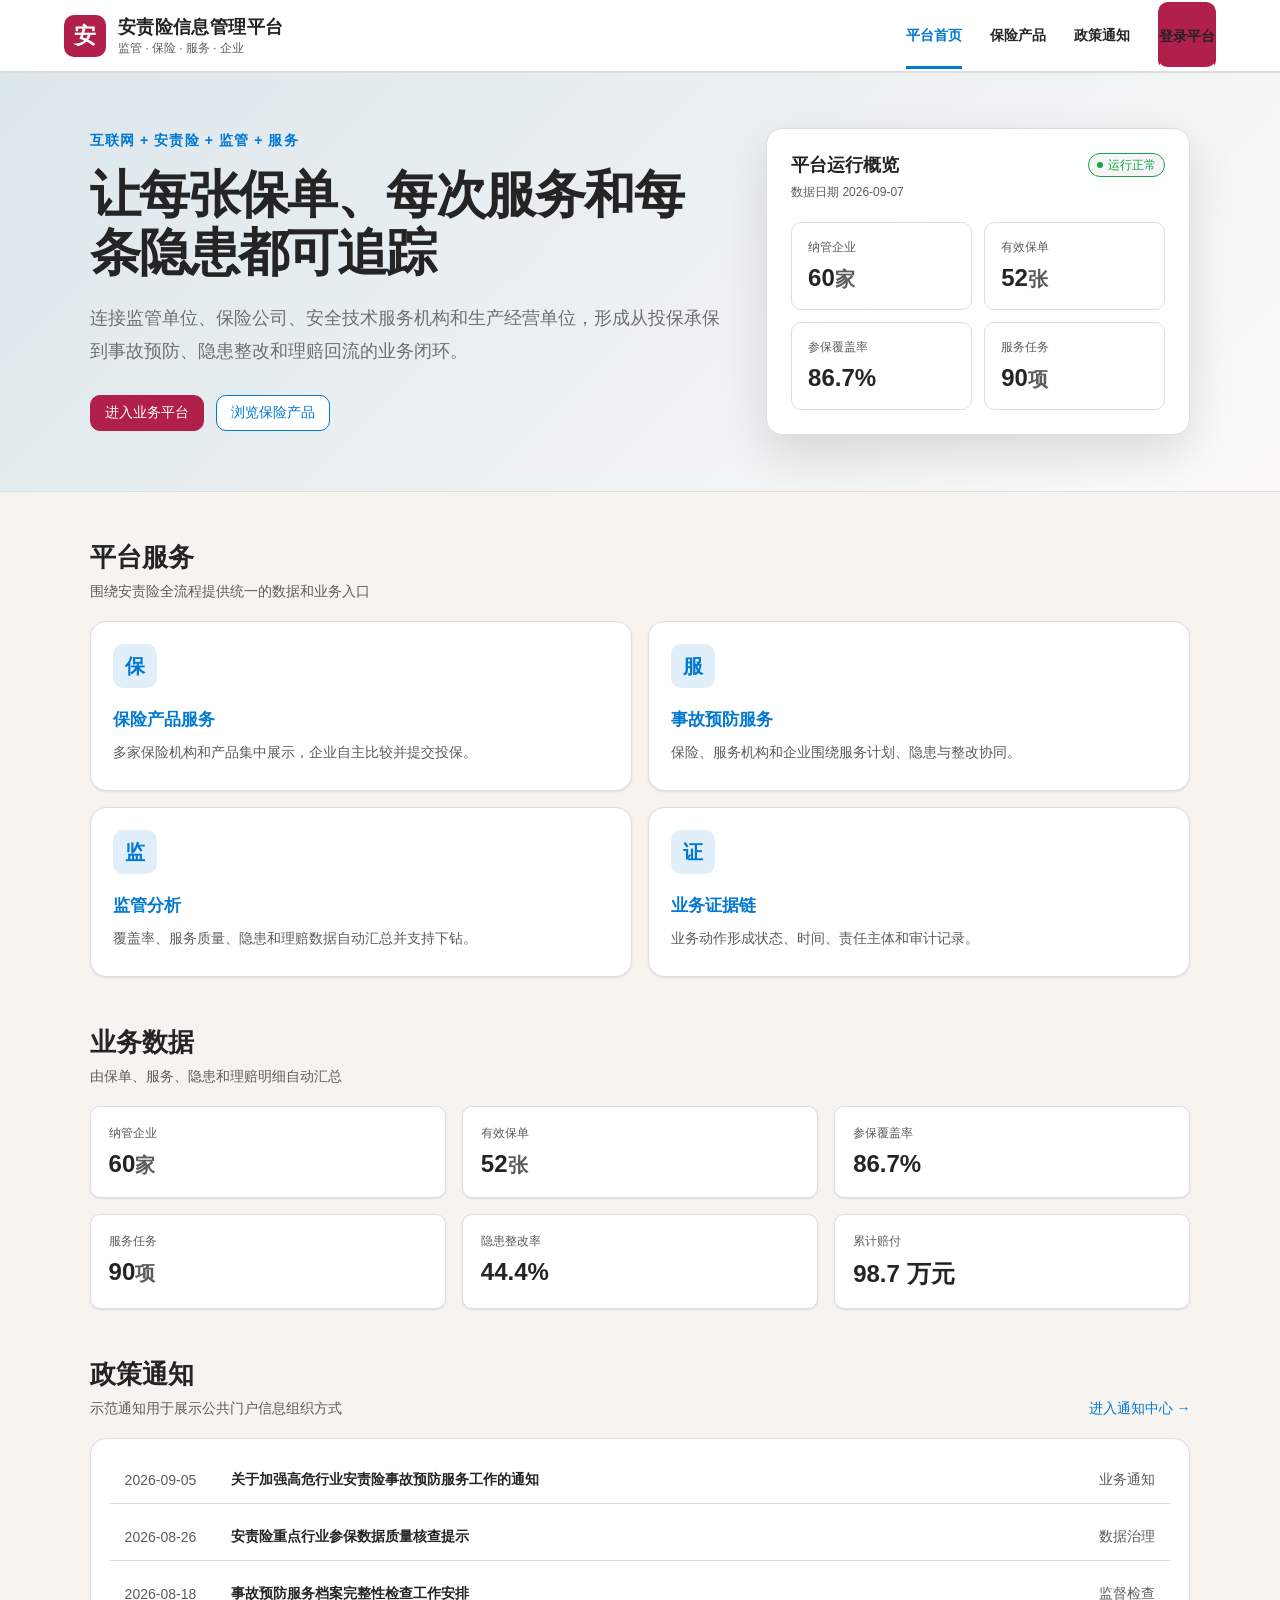
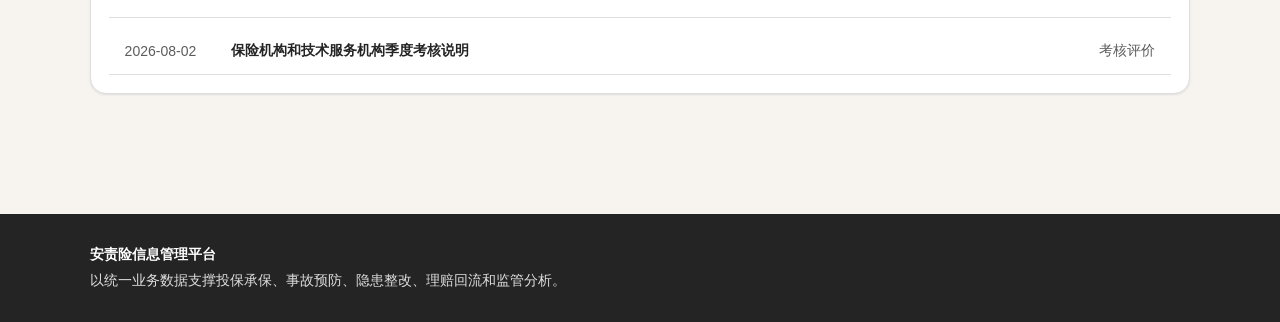
<file: demo/index.html>
<!doctype html>
<html lang="zh-CN">
<head>
  <meta charset="UTF-8" />
  <meta name="viewport" content="width=device-width, initial-scale=1.0" />
  <script>
    (() => {
      const param = new URLSearchParams(window.location.search).get("scoutTheme");
      const theme =
        param || (window.matchMedia("(prefers-color-scheme: dark)").matches ? "dark" : "light");
      document.documentElement.setAttribute("data-theme", theme);
    })();
  </script>
  <style>
    :root {
      color-scheme: light;
      --cp-bg: #f7f4ef;
      --cp-bg-elevated: #fcfbf8;
      --cp-surface: #ffffff;
      --cp-surface-soft: #f5f5f5;
      --cp-border: #dedede;
      --cp-border-strong: #919191;
      --cp-text: #242424;
      --cp-text-muted: #5c5c5c;
      --cp-text-soft: #6f6f6f;
      --cp-accent: #b11f4b;
      --cp-accent-hover: #9a1a41;
      --cp-accent-soft: rgba(177, 31, 75, 0.08);
      --cp-accent-fg: #ffffff;
      --cp-success: #16a34a;
      --cp-danger: #dc2626;
      --cp-warning: #f59e0b;
      --cp-link: #0078d4;
      --cp-shadow: 0 18px 48px rgba(0, 0, 0, 0.12);
      --cp-overlay: rgba(255, 255, 255, 0.8);
      --cp-panel: rgba(255, 255, 255, 0.86);
      --cp-panel-strong: rgba(255, 255, 255, 0.96);
      --cp-sheen: rgba(255, 255, 255, 0.55);
      --cp-highlight: rgba(177, 31, 75, 0.12);
    }
    html[data-theme="dark"] {
      color-scheme: dark;
      --cp-bg: #3d3b3a;
      --cp-bg-elevated: #343231;
      --cp-surface: #292929;
      --cp-surface-soft: #2e2e2e;
      --cp-border: #474747;
      --cp-border-strong: #5f5f5f;
      --cp-text: #dedede;
      --cp-text-muted: #919191;
      --cp-text-soft: #b0b0b0;
      --cp-accent: #fd8ea1;
      --cp-accent-hover: #fb7b91;
      --cp-accent-soft: rgba(253, 142, 161, 0.14);
      --cp-accent-fg: #1a1a1a;
      --cp-success: #4ade80;
      --cp-danger: #f87171;
      --cp-warning: #fbbf24;
      --cp-link: #4da6ff;
      --cp-shadow: 0 18px 48px rgba(0, 0, 0, 0.32);
      --cp-overlay: rgba(41, 41, 41, 0.88);
      --cp-panel: rgba(41, 41, 41, 0.72);
      --cp-panel-strong: rgba(41, 41, 41, 0.96);
      --cp-sheen: rgba(255, 255, 255, 0.04);
      --cp-highlight: rgba(253, 142, 161, 0.12);
    }
  </style>
  <title>安责险信息管理平台</title>
  <link rel="stylesheet" href="./styles.css" />
  <script defer src="./data.js"></script>
  <script defer src="./reports.js"></script>
  <script defer src="./workflows.js"></script>
  <script defer src="./app.js"></script>
</head>
<body>
  <div id="app" aria-live="polite"></div>
  <div id="drawerRoot"></div>
  <div id="modalRoot"></div>
  <div id="toastRoot" class="toast-root" aria-live="assertive"></div>
</body>
</html>
</file>
<file: demo/styles.css>
* {
  box-sizing: border-box;
}

html {
  min-width: 1180px;
  background: var(--cp-bg);
}

body {
  margin: 0;
  background: var(--cp-bg);
  color: var(--cp-text);
  font-family: "Segoe UI", Aptos, Calibri, -apple-system, BlinkMacSystemFont, sans-serif;
  font-size: 14px;
}

button,
input,
select,
textarea {
  font: inherit;
}

button,
a {
  -webkit-tap-highlight-color: var(--cp-accent-soft);
}

button:focus-visible,
a:focus-visible,
input:focus-visible,
select:focus-visible,
textarea:focus-visible {
  outline: 2px solid var(--cp-link);
  outline-offset: 2px;
}

a {
  color: var(--cp-link);
  text-decoration: none;
}

h1,
h2,
h3,
h4,
p {
  margin: 0;
}

small {
  color: var(--cp-text-muted);
}

.sr-only {
  position: absolute;
  width: 1px;
  height: 1px;
  padding: 0;
  margin: -1px;
  overflow: hidden;
  clip: rect(0, 0, 0, 0);
  white-space: nowrap;
  border: 0;
}

.app-loading {
  min-height: 100vh;
  display: grid;
  place-items: center;
  color: var(--cp-text-muted);
}

.btn {
  display: inline-flex;
  align-items: center;
  justify-content: center;
  gap: 8px;
  min-height: 36px;
  padding: 7px 14px;
  border: 1px solid var(--cp-border);
  border-radius: 0.625rem;
  background: var(--cp-surface);
  color: var(--cp-text);
  cursor: pointer;
  transition: background 120ms ease, border-color 120ms ease, transform 120ms ease;
}

.btn:hover {
  border-color: var(--cp-border-strong);
  background: var(--cp-surface-soft);
}

.btn:active {
  transform: translateY(1px);
}

.btn:disabled {
  cursor: not-allowed;
  opacity: 0.48;
}

.btn-primary {
  border-color: var(--cp-accent);
  background: var(--cp-accent);
  color: var(--cp-accent-fg);
}

.btn-primary:hover {
  border-color: var(--cp-accent-hover);
  background: var(--cp-accent-hover);
}

.btn-link {
  border-color: var(--cp-link);
  color: var(--cp-link);
}

.btn-danger {
  border-color: var(--cp-danger);
  color: var(--cp-danger);
}

.btn-ghost {
  border-color: var(--cp-border);
  background: var(--cp-surface-soft);
}

.btn-quiet {
  min-height: 32px;
  padding: 5px 10px;
  border-color: var(--cp-border);
  background: var(--cp-surface);
}

.btn-icon {
  width: 36px;
  padding: 0;
}

.btn-row {
  display: flex;
  align-items: center;
  flex-wrap: wrap;
  gap: 8px;
}

.public-shell {
  min-height: 100vh;
  background: var(--cp-bg);
}

.public-header {
  position: sticky;
  top: 0;
  z-index: 20;
  display: flex;
  align-items: center;
  justify-content: space-between;
  min-height: 72px;
  padding: 0 5vw;
  border-bottom: 1px solid var(--cp-border);
  background: var(--cp-panel-strong);
  box-shadow: 0 1px 0 var(--cp-border);
}

.brand {
  display: flex;
  align-items: center;
  gap: 12px;
  color: var(--cp-text);
}

.brand-mark {
  width: 42px;
  height: 42px;
  display: grid;
  place-items: center;
  border-radius: 0.625rem;
  background: var(--cp-accent);
  color: var(--cp-accent-fg);
  font-size: 22px;
  font-weight: 700;
}

.brand-copy strong {
  display: block;
  font-size: 18px;
  letter-spacing: 0.02em;
}

.brand-copy span {
  color: var(--cp-text-muted);
  font-size: 12px;
}

.public-nav {
  display: flex;
  align-items: center;
  gap: 28px;
}

.public-nav a {
  padding: 25px 0 21px;
  border-bottom: 3px solid var(--cp-surface);
  color: var(--cp-text);
  font-weight: 600;
}

.public-nav a:hover,
.public-nav a.active {
  border-bottom-color: var(--cp-link);
  color: var(--cp-link);
}

.public-main {
  padding-bottom: 64px;
}

.hero {
  min-height: 420px;
  display: grid;
  grid-template-columns: minmax(0, 1.2fr) minmax(420px, 0.8fr);
  gap: 40px;
  align-items: center;
  padding: 54px 7vw;
  border-bottom: 1px solid var(--cp-border);
  background:
    linear-gradient(135deg, color-mix(in srgb, var(--cp-link) 11%, var(--cp-bg)), var(--cp-bg-elevated));
}

.hero-copy {
  max-width: 760px;
}

.eyebrow {
  display: inline-flex;
  align-items: center;
  gap: 8px;
  margin-bottom: 16px;
  color: var(--cp-link);
  font-weight: 700;
  letter-spacing: 0.08em;
}

.hero h1 {
  max-width: 720px;
  font-size: clamp(36px, 4vw, 58px);
  line-height: 1.14;
  letter-spacing: -0.03em;
}

.hero p {
  max-width: 720px;
  margin-top: 20px;
  color: var(--cp-text-soft);
  font-size: 18px;
  line-height: 1.8;
}

.hero-actions {
  display: flex;
  gap: 12px;
  margin-top: 28px;
}

.hero-panel {
  padding: 24px;
  border: 1px solid var(--cp-border);
  border-radius: 16px;
  background: var(--cp-panel-strong);
  box-shadow: var(--cp-shadow);
}

.hero-panel h2 {
  font-size: 18px;
}

.hero-metrics {
  display: grid;
  grid-template-columns: repeat(2, minmax(0, 1fr));
  gap: 12px;
  margin-top: 18px;
}

.hero-metric {
  padding: 16px;
  border: 1px solid var(--cp-border);
  border-radius: 0.625rem;
  background: var(--cp-surface);
}

.hero-metric span {
  display: block;
  margin-bottom: 8px;
  color: var(--cp-text-muted);
  font-size: 12px;
}

.hero-metric strong {
  font-size: 24px;
}

.section {
  padding: 48px 7vw 0;
}

.section-heading {
  display: flex;
  align-items: end;
  justify-content: space-between;
  gap: 24px;
  margin-bottom: 20px;
}

.section-heading h2 {
  font-size: 26px;
}

.section-heading p {
  margin-top: 8px;
  color: var(--cp-text-muted);
}

.feature-grid,
.public-stat-grid,
.product-grid,
.account-grid {
  display: grid;
  gap: 16px;
}

.feature-grid {
  grid-template-columns: repeat(4, minmax(0, 1fr));
}

.public-stat-grid {
  grid-template-columns: repeat(6, minmax(0, 1fr));
}

.product-grid {
  grid-template-columns: repeat(3, minmax(0, 1fr));
}

.product-grid > .empty-state {
  grid-column: 1 / -1;
}

.feature-card,
.public-stat,
.product-card,
.account-card,
.card,
.report-card,
.kpi-card,
.panel {
  border: 1px solid var(--cp-border);
  background: var(--cp-surface);
  box-shadow: 0 1px 2px var(--cp-border);
}

.feature-card,
.product-card,
.account-card,
.card,
.report-card,
.panel {
  border-radius: 16px;
}

.feature-card {
  min-height: 170px;
  padding: 22px;
}

.feature-icon {
  width: 44px;
  height: 44px;
  display: grid;
  place-items: center;
  margin-bottom: 20px;
  border-radius: 0.625rem;
  background: color-mix(in srgb, var(--cp-link) 12%, var(--cp-surface));
  color: var(--cp-link);
  font-size: 20px;
  font-weight: 700;
}

.feature-card h3 {
  font-size: 17px;
}

.feature-card p {
  margin-top: 10px;
  color: var(--cp-text-muted);
  line-height: 1.65;
}

.public-stat {
  padding: 18px;
  border-radius: 0.625rem;
}

.public-stat span {
  display: block;
  color: var(--cp-text-muted);
  font-size: 12px;
}

.public-stat strong {
  display: block;
  margin-top: 8px;
  font-size: 24px;
}

.notice-list {
  display: grid;
  gap: 10px;
}

.notice-item {
  display: grid;
  grid-template-columns: 90px 1fr auto;
  gap: 16px;
  align-items: center;
  padding: 14px 16px;
  border-bottom: 1px solid var(--cp-border);
  background: var(--cp-surface);
}

.notice-item time,
.notice-item span {
  color: var(--cp-text-muted);
}

.public-footer {
  margin-top: 56px;
  padding: 32px 7vw;
  background: var(--cp-text);
  color: var(--cp-surface);
}

.public-footer p {
  margin-top: 8px;
  color: var(--cp-border);
}

.login-page {
  min-height: 100vh;
  display: grid;
  grid-template-columns: minmax(420px, 0.9fr) minmax(620px, 1.1fr);
  background: var(--cp-bg);
}

.login-intro {
  display: flex;
  flex-direction: column;
  justify-content: center;
  padding: 64px 7vw;
  background:
    linear-gradient(150deg, color-mix(in srgb, var(--cp-link) 16%, var(--cp-bg-elevated)), var(--cp-bg-elevated));
  border-right: 1px solid var(--cp-border);
}

.login-intro h1 {
  margin-top: 20px;
  font-size: 42px;
  line-height: 1.2;
}

.login-intro p {
  margin-top: 18px;
  color: var(--cp-text-soft);
  font-size: 16px;
  line-height: 1.8;
}

.login-points {
  display: grid;
  gap: 12px;
  margin-top: 30px;
}

.login-point {
  display: flex;
  gap: 12px;
  align-items: flex-start;
}

.login-point i {
  width: 24px;
  height: 24px;
  display: grid;
  place-items: center;
  border-radius: 50%;
  background: var(--cp-success);
  color: var(--cp-accent-fg);
  font-style: normal;
}

.login-panel {
  display: flex;
  flex-direction: column;
  justify-content: center;
  padding: 56px 7vw;
}

.login-panel-head {
  margin-bottom: 22px;
}

.login-panel-head h2 {
  font-size: 28px;
}

.login-panel-head p {
  margin-top: 8px;
  color: var(--cp-text-muted);
}

.account-grid {
  grid-template-columns: repeat(2, minmax(0, 1fr));
}

.account-card {
  position: relative;
  padding: 18px;
  text-align: left;
  cursor: pointer;
}

.account-card:hover,
.account-card.selected {
  border-color: var(--cp-link);
  background: color-mix(in srgb, var(--cp-link) 7%, var(--cp-surface));
}

.account-card.selected::after {
  content: "已选择";
  position: absolute;
  top: 12px;
  right: 12px;
  color: var(--cp-link);
  font-size: 12px;
  font-weight: 700;
}

.account-role {
  display: inline-flex;
  margin-bottom: 18px;
  padding: 4px 8px;
  border-radius: 0.625rem;
  background: var(--cp-surface-soft);
  color: var(--cp-text-muted);
  font-size: 12px;
}

.account-card strong {
  display: block;
  margin-bottom: 6px;
  font-size: 17px;
}

.account-card p {
  color: var(--cp-text-muted);
  line-height: 1.5;
}

.login-actions {
  display: flex;
  justify-content: space-between;
  align-items: center;
  gap: 16px;
  margin-top: 22px;
}

.login-hint {
  color: var(--cp-text-muted);
  font-size: 12px;
}

.workbench {
  min-height: 100vh;
  display: grid;
  grid-template-columns: 236px minmax(0, 1fr);
  background: var(--cp-bg);
}

.sidebar {
  position: fixed;
  inset: 0 auto 0 0;
  z-index: 30;
  width: 236px;
  display: flex;
  flex-direction: column;
  background: var(--cp-text);
  color: var(--cp-surface);
}

.sidebar-brand {
  min-height: 72px;
  display: flex;
  align-items: center;
  gap: 10px;
  padding: 0 18px;
  border-bottom: 1px solid var(--cp-border-strong);
}

.sidebar-brand .brand-mark {
  width: 34px;
  height: 34px;
  font-size: 17px;
}

.sidebar-brand strong {
  display: block;
  font-size: 15px;
}

.sidebar-brand span {
  color: var(--cp-border);
  font-size: 11px;
}

.sidebar-role {
  padding: 18px 18px 10px;
  color: var(--cp-border);
  font-size: 12px;
  letter-spacing: 0.08em;
}

.side-nav {
  flex: 1;
  padding: 0 10px 16px;
  overflow-y: auto;
}

.side-nav a {
  display: flex;
  align-items: center;
  gap: 10px;
  min-height: 42px;
  margin: 3px 0;
  padding: 9px 12px;
  border-radius: 0.625rem;
  color: var(--cp-border);
}

.side-nav a:hover {
  background: var(--cp-border-strong);
  color: var(--cp-surface);
}

.side-nav a.active {
  background: var(--cp-link);
  color: var(--cp-surface);
  font-weight: 700;
}

.nav-icon {
  width: 22px;
  text-align: center;
  font-style: normal;
}

.sidebar-footer {
  padding: 14px;
  border-top: 1px solid var(--cp-border-strong);
}

.business-date {
  color: var(--cp-border);
  font-size: 11px;
  line-height: 1.6;
}

.workspace {
  grid-column: 2;
  min-width: 0;
}

.workspace-header {
  position: sticky;
  top: 0;
  z-index: 25;
  min-height: 72px;
  display: flex;
  align-items: center;
  justify-content: space-between;
  padding: 0 24px;
  border-bottom: 1px solid var(--cp-border);
  background: var(--cp-panel-strong);
  box-shadow: 0 1px 0 var(--cp-border);
}

.workspace-title {
  min-width: 0;
}

.breadcrumb {
  color: var(--cp-text-muted);
  font-size: 12px;
}

.workspace-title h1 {
  margin-top: 5px;
  overflow: hidden;
  font-size: 21px;
  text-overflow: ellipsis;
  white-space: nowrap;
}

.header-actions {
  display: flex;
  align-items: center;
  gap: 10px;
}

.notification-button {
  position: relative;
}

.notification-count {
  position: absolute;
  top: -6px;
  right: -6px;
  min-width: 18px;
  height: 18px;
  display: grid;
  place-items: center;
  padding: 0 4px;
  border-radius: 999px;
  background: var(--cp-danger);
  color: var(--cp-accent-fg);
  font-size: 10px;
}

.user-menu {
  position: relative;
}

.user-trigger {
  display: flex;
  align-items: center;
  gap: 10px;
  padding: 6px 10px;
  border: 1px solid var(--cp-border);
  border-radius: 0.625rem;
  background: var(--cp-surface);
  color: var(--cp-text);
  cursor: pointer;
}

.avatar {
  width: 32px;
  height: 32px;
  display: grid;
  place-items: center;
  border-radius: 50%;
  background: color-mix(in srgb, var(--cp-link) 14%, var(--cp-surface));
  color: var(--cp-link);
  font-weight: 700;
}

.user-copy strong,
.user-copy span {
  display: block;
  text-align: left;
}

.user-copy span {
  margin-top: 2px;
  color: var(--cp-text-muted);
  font-size: 11px;
}

.dropdown {
  position: absolute;
  top: calc(100% + 8px);
  right: 0;
  z-index: 50;
  width: 210px;
  padding: 8px;
  border: 1px solid var(--cp-border);
  border-radius: 0.625rem;
  background: var(--cp-surface);
  box-shadow: var(--cp-shadow);
}

.dropdown button,
.dropdown a {
  width: 100%;
  display: flex;
  padding: 9px 10px;
  border: 0;
  border-radius: 0.625rem;
  background: var(--cp-surface);
  color: var(--cp-text);
  text-align: left;
  cursor: pointer;
}

.dropdown button:hover,
.dropdown a:hover {
  background: var(--cp-surface-soft);
}

.page {
  padding: 22px 24px 48px;
}

.page-heading {
  display: flex;
  align-items: flex-start;
  justify-content: space-between;
  gap: 24px;
  margin-bottom: 18px;
}

.page-heading h2 {
  font-size: 24px;
}

.page-heading p {
  margin-top: 7px;
  color: var(--cp-text-muted);
  line-height: 1.6;
}

.page-actions {
  display: flex;
  align-items: center;
  gap: 8px;
}

.filter-bar {
  display: flex;
  align-items: end;
  flex-wrap: wrap;
  gap: 10px;
  margin-bottom: 16px;
  padding: 14px;
  border: 1px solid var(--cp-border);
  border-radius: 16px;
  background: var(--cp-surface);
}

.field {
  display: grid;
  gap: 6px;
  min-width: 148px;
}

.field label {
  color: var(--cp-text-muted);
  font-size: 12px;
  font-weight: 600;
}

input,
select,
textarea {
  width: 100%;
  min-height: 36px;
  padding: 7px 10px;
  border: 1px solid var(--cp-border);
  border-radius: 0.625rem;
  background: var(--cp-surface);
  color: var(--cp-text);
}

textarea {
  min-height: 92px;
  resize: vertical;
}

.filter-summary {
  margin-left: auto;
  color: var(--cp-text-muted);
  font-size: 12px;
}

.kpi-grid {
  display: grid;
  grid-template-columns: repeat(6, minmax(0, 1fr));
  gap: 12px;
  margin-bottom: 16px;
}

.kpi-grid.compact {
  grid-template-columns: repeat(4, minmax(0, 1fr));
}

.kpi-card {
  position: relative;
  min-height: 138px;
  padding: 17px;
  border-radius: 16px;
  overflow: hidden;
  cursor: pointer;
}

.kpi-card::before {
  content: "";
  position: absolute;
  inset: 0 auto 0 0;
  width: 3px;
  background: var(--cp-link);
}

.kpi-card.emphasis::before {
  background: var(--cp-danger);
}

.kpi-label {
  color: var(--cp-text-muted);
  font-size: 12px;
}

.kpi-value {
  margin-top: 14px;
  font-size: 28px;
  font-weight: 700;
  letter-spacing: -0.03em;
}

.kpi-meta {
  display: flex;
  align-items: center;
  justify-content: space-between;
  gap: 8px;
  margin-top: 12px;
  color: var(--cp-text-muted);
  font-size: 11px;
}

.trend-positive {
  color: var(--cp-success);
}

.trend-negative {
  color: var(--cp-danger);
}

.trend-neutral {
  color: var(--cp-text-muted);
}

.progress {
  height: 5px;
  margin-top: 10px;
  border-radius: 999px;
  background: var(--cp-surface-soft);
  overflow: hidden;
}

.progress > span {
  display: block;
  width: var(--progress);
  height: 100%;
  border-radius: inherit;
  background: var(--cp-link);
}

.dashboard-grid,
.report-grid,
.content-grid {
  display: grid;
  gap: 14px;
}

.dashboard-grid {
  grid-template-columns: minmax(0, 1.25fr) minmax(360px, 0.75fr);
}

.report-grid {
  grid-template-columns: repeat(2, minmax(0, 1fr));
}

.report-grid .wide {
  grid-column: 1 / -1;
}

.content-grid.two {
  grid-template-columns: repeat(2, minmax(0, 1fr));
}

.content-grid.three {
  grid-template-columns: repeat(3, minmax(0, 1fr));
}

.card,
.report-card,
.panel {
  padding: 18px;
}

.card + .card {
  margin-top: 14px;
}

.card-head {
  display: flex;
  align-items: flex-start;
  justify-content: space-between;
  gap: 16px;
  margin-bottom: 16px;
}

.card-head h3 {
  font-size: 16px;
}

.card-head p {
  margin-top: 5px;
  color: var(--cp-text-muted);
  font-size: 12px;
}

.card-tools {
  display: flex;
  align-items: center;
  gap: 8px;
}

.report-tabs {
  display: flex;
  gap: 6px;
  margin-bottom: 16px;
  padding: 6px;
  border: 1px solid var(--cp-border);
  border-radius: 0.625rem;
  background: var(--cp-surface);
}

.report-tabs a {
  min-height: 34px;
  display: inline-flex;
  align-items: center;
  padding: 6px 12px;
  border-radius: 0.625rem;
  color: var(--cp-text-muted);
}

.report-tabs a.active {
  background: var(--cp-link);
  color: var(--cp-surface);
  font-weight: 700;
}

.table-scroll {
  width: 100%;
  overflow-x: auto;
}

.data-table {
  width: 100%;
  border-collapse: collapse;
  font-size: 13px;
}

.data-table th,
.data-table td {
  padding: 11px 10px;
  border-bottom: 1px solid var(--cp-border);
  text-align: left;
  vertical-align: middle;
  white-space: nowrap;
}

.data-table th {
  background: var(--cp-surface-soft);
  color: var(--cp-text-muted);
  font-size: 12px;
  font-weight: 700;
}

.data-table tbody tr:hover {
  background: color-mix(in srgb, var(--cp-link) 5%, var(--cp-surface));
}

.table-primary {
  font-weight: 700;
}

.table-secondary {
  display: block;
  margin-top: 3px;
  color: var(--cp-text-muted);
  font-size: 11px;
}

.status {
  display: inline-flex;
  align-items: center;
  gap: 5px;
  min-height: 24px;
  padding: 2px 8px;
  border: 1px solid var(--cp-border);
  border-radius: 999px;
  background: var(--cp-surface-soft);
  color: var(--cp-text-muted);
  font-size: 12px;
  white-space: nowrap;
}

.status::before {
  content: "";
  width: 6px;
  height: 6px;
  border-radius: 50%;
  background: currentColor;
}

.status.success {
  border-color: var(--cp-success);
  color: var(--cp-success);
}

.status.warning {
  border-color: var(--cp-warning);
  color: var(--cp-warning);
}

.status.danger {
  border-color: var(--cp-danger);
  color: var(--cp-danger);
}

.status.info {
  border-color: var(--cp-link);
  color: var(--cp-link);
}

.alert-list {
  display: grid;
  gap: 9px;
}

.alert-item {
  width: 100%;
  display: grid;
  grid-template-columns: 82px minmax(0, 1fr) auto;
  gap: 12px;
  align-items: center;
  padding: 12px;
  border: 1px solid var(--cp-border);
  border-left: 4px solid var(--cp-warning);
  border-radius: 0.625rem;
  background: var(--cp-surface);
  color: var(--cp-text);
  text-align: left;
  cursor: pointer;
}

.alert-item.high {
  border-left-color: var(--cp-danger);
}

.alert-type {
  color: var(--cp-text-muted);
  font-size: 12px;
  font-weight: 700;
}

.alert-copy strong {
  display: block;
  margin-bottom: 3px;
}

.alert-copy span {
  color: var(--cp-text-muted);
  font-size: 12px;
}

.bar-chart {
  display: grid;
  gap: 10px;
}

.bar-row {
  width: 100%;
  display: grid;
  grid-template-columns: 24px 110px minmax(120px, 1fr) 72px;
  gap: 9px;
  align-items: center;
  padding: 0;
  border: 0;
  background: var(--cp-surface);
  color: var(--cp-text);
  text-align: left;
  cursor: pointer;
}

.bar-row:hover .bar-label {
  color: var(--cp-link);
}

.bar-rank {
  color: var(--cp-text-muted);
  font-size: 11px;
}

.bar-label {
  overflow: hidden;
  text-overflow: ellipsis;
  white-space: nowrap;
}

.bar-track {
  height: 12px;
  border-radius: 999px;
  background: var(--cp-surface-soft);
  overflow: hidden;
}

.bar-fill {
  display: block;
  width: var(--bar-size);
  height: 100%;
  border-radius: inherit;
  background: linear-gradient(90deg, var(--cp-link), var(--cp-accent));
}

.donut-layout {
  min-height: 220px;
  display: grid;
  grid-template-columns: 180px minmax(0, 1fr);
  gap: 20px;
  align-items: center;
}

.donut-chart {
  width: 180px;
  height: 180px;
}

.donut-base,
.donut-segment {
  fill: none;
  stroke-width: 18;
  transform: rotate(-90deg);
  transform-origin: center;
}

.donut-base {
  stroke: var(--cp-surface-soft);
}

.donut-segment {
  cursor: pointer;
}

.donut-total {
  fill: var(--cp-text);
  font-size: 24px;
  font-weight: 700;
}

.donut-caption {
  fill: var(--cp-text-muted);
  font-size: 11px;
}

.chart-legend {
  display: grid;
  gap: 8px;
}

.legend-item {
  display: grid;
  grid-template-columns: 10px minmax(0, 1fr) auto;
  gap: 8px;
  align-items: center;
  padding: 5px;
  border: 0;
  border-radius: 0.625rem;
  background: var(--cp-surface);
  color: var(--cp-text);
  text-align: left;
  cursor: pointer;
}

.legend-item:hover {
  background: var(--cp-surface-soft);
}

.legend-dot,
.line-legend i {
  background: currentColor;
}

.legend-dot {
  width: 8px;
  height: 8px;
  border-radius: 50%;
}

.chart-tone-0 {
  color: var(--cp-link);
}

.chart-tone-1 {
  color: var(--cp-accent);
}

.chart-tone-2 {
  color: var(--cp-success);
}

.chart-tone-3 {
  color: var(--cp-warning);
}

.chart-tone-4 {
  color: var(--cp-danger);
}

.chart-tone-5 {
  color: var(--cp-text-muted);
}

.line-chart-wrap {
  min-height: 240px;
}

.line-chart {
  width: 100%;
  min-height: 240px;
}

.line-legend {
  display: flex;
  justify-content: flex-end;
  gap: 16px;
  margin-bottom: 6px;
  color: var(--cp-text-muted);
  font-size: 12px;
}

.line-legend span {
  display: inline-flex;
  align-items: center;
  gap: 6px;
}

.line-legend i {
  width: 18px;
  height: 3px;
  border-radius: 999px;
}

.chart-grid-line {
  stroke: var(--cp-border);
  stroke-width: 1;
}

.chart-axis-label {
  fill: var(--cp-text-muted);
  font-size: 10px;
}

.funnel-chart {
  display: grid;
  justify-items: center;
  gap: 7px;
  padding: 8px;
}

.funnel-step {
  width: var(--funnel-size);
  min-width: 180px;
  display: grid;
  grid-template-columns: minmax(0, 1fr) auto auto;
  gap: 12px;
  align-items: center;
  padding: 11px 16px;
  border: 1px solid var(--cp-border);
  border-radius: 0.625rem;
  background: color-mix(in srgb, var(--cp-link) 8%, var(--cp-surface));
  color: var(--cp-text);
  cursor: pointer;
}

.funnel-step small {
  min-width: 70px;
  text-align: right;
}

.ranking-list {
  display: grid;
  gap: 8px;
}

.ranking-item {
  width: 100%;
  display: grid;
  grid-template-columns: 34px minmax(0, 1fr) auto;
  gap: 10px;
  align-items: center;
  padding: 10px;
  border: 1px solid var(--cp-border);
  border-radius: 0.625rem;
  background: var(--cp-surface);
  color: var(--cp-text);
  text-align: left;
  cursor: pointer;
}

.ranking-item:hover {
  border-color: var(--cp-link);
}

.ranking-index {
  width: 28px;
  height: 28px;
  display: grid;
  place-items: center;
  border-radius: 0.625rem;
  background: var(--cp-surface-soft);
  color: var(--cp-text-muted);
  font-weight: 700;
}

.ranking-copy strong,
.ranking-copy small {
  display: block;
}

.ranking-copy small {
  margin-top: 3px;
}

.ranking-score {
  color: var(--cp-link);
  font-size: 18px;
  font-weight: 700;
}

.heatmap-scroll {
  overflow-x: auto;
}

.heatmap {
  min-width: 760px;
  display: grid;
  grid-template-columns: 94px repeat(var(--heatmap-columns), minmax(64px, 1fr));
  gap: 4px;
}

.heatmap-corner,
.heatmap-heading,
.heatmap-row-label,
.heatmap-cell {
  min-height: 38px;
  display: grid;
  place-items: center;
  padding: 4px;
  border-radius: 0.625rem;
  font-size: 11px;
}

.heatmap-corner,
.heatmap-heading,
.heatmap-row-label {
  background: var(--cp-surface-soft);
  color: var(--cp-text-muted);
  font-weight: 700;
}

.heatmap-cell {
  border: 0;
  color: var(--cp-text);
  cursor: pointer;
}

.heatmap-cell:hover {
  outline: 2px solid var(--cp-link);
}

.heat-0 {
  background: var(--cp-surface-soft);
}

.heat-1 {
  background: color-mix(in srgb, var(--cp-link) 10%, var(--cp-surface));
}

.heat-2 {
  background: color-mix(in srgb, var(--cp-link) 20%, var(--cp-surface));
}

.heat-3 {
  background: color-mix(in srgb, var(--cp-link) 35%, var(--cp-surface));
}

.heat-4 {
  background: color-mix(in srgb, var(--cp-link) 52%, var(--cp-surface));
}

.heat-5 {
  background: color-mix(in srgb, var(--cp-link) 70%, var(--cp-surface));
  color: var(--cp-surface);
}

.identity-card {
  display: grid;
  grid-template-columns: auto minmax(0, 1fr) auto;
  gap: 18px;
  align-items: center;
  padding: 20px;
  border: 1px solid var(--cp-border);
  border-radius: 16px;
  background:
    linear-gradient(120deg, color-mix(in srgb, var(--cp-link) 10%, var(--cp-surface)), var(--cp-surface));
}

.identity-logo {
  width: 64px;
  height: 64px;
  display: grid;
  place-items: center;
  border-radius: 16px;
  background: var(--cp-link);
  color: var(--cp-surface);
  font-size: 24px;
  font-weight: 700;
}

.identity-copy h2 {
  font-size: 22px;
}

.identity-copy p {
  margin-top: 7px;
  color: var(--cp-text-muted);
}

.identity-meta {
  display: grid;
  grid-template-columns: repeat(2, minmax(120px, 1fr));
  gap: 8px 20px;
  color: var(--cp-text-muted);
  font-size: 12px;
}

.quick-actions {
  display: grid;
  grid-template-columns: repeat(4, minmax(0, 1fr));
  gap: 10px;
  margin: 14px 0;
}

.quick-action {
  min-height: 94px;
  display: grid;
  align-content: center;
  gap: 6px;
  padding: 14px;
  border: 1px solid var(--cp-border);
  border-radius: 16px;
  background: var(--cp-surface);
  color: var(--cp-text);
  text-align: left;
  cursor: pointer;
}

.quick-action:hover {
  border-color: var(--cp-link);
  background: color-mix(in srgb, var(--cp-link) 6%, var(--cp-surface));
}

.quick-action strong {
  font-size: 16px;
}

.quick-action span {
  color: var(--cp-text-muted);
  font-size: 12px;
}

.product-card {
  display: flex;
  flex-direction: column;
  padding: 20px;
}

.product-card:hover {
  border-color: var(--cp-link);
}

.product-insurer {
  display: flex;
  align-items: center;
  gap: 10px;
  margin-bottom: 14px;
}

.product-logo {
  width: 36px;
  height: 36px;
  display: grid;
  place-items: center;
  border-radius: 0.625rem;
  background: color-mix(in srgb, var(--cp-link) 12%, var(--cp-surface));
  color: var(--cp-link);
  font-weight: 700;
}

.product-card h3 {
  min-height: 48px;
  font-size: 17px;
  line-height: 1.45;
}

.product-version {
  margin-top: 6px;
  color: var(--cp-text-muted);
  font-size: 12px;
}

.product-coverage {
  margin: 16px 0;
  padding: 14px;
  border-radius: 0.625rem;
  background: var(--cp-surface-soft);
}

.product-coverage span {
  display: block;
  color: var(--cp-text-muted);
  font-size: 11px;
}

.product-coverage strong {
  display: block;
  margin-top: 5px;
  font-size: 20px;
}

.tag-list {
  display: flex;
  flex-wrap: wrap;
  gap: 6px;
  margin-bottom: 18px;
}

.tag {
  padding: 4px 8px;
  border-radius: 999px;
  background: color-mix(in srgb, var(--cp-link) 8%, var(--cp-surface));
  color: var(--cp-link);
  font-size: 11px;
}

.product-card .btn {
  margin-top: auto;
}

.timeline {
  position: relative;
  display: grid;
  gap: 14px;
}

.timeline-item {
  position: relative;
  display: grid;
  grid-template-columns: 18px minmax(0, 1fr) auto;
  gap: 10px;
}

.timeline-dot {
  width: 12px;
  height: 12px;
  margin-top: 4px;
  border: 3px solid var(--cp-surface);
  border-radius: 50%;
  background: var(--cp-link);
  box-shadow: 0 0 0 1px var(--cp-border);
}

.timeline-copy strong,
.timeline-copy span {
  display: block;
}

.timeline-copy span {
  margin-top: 4px;
  color: var(--cp-text-muted);
  font-size: 12px;
}

.timeline time {
  color: var(--cp-text-muted);
  font-size: 11px;
}

.summary-list {
  display: grid;
  gap: 10px;
}

.summary-row {
  display: grid;
  grid-template-columns: 140px minmax(0, 1fr);
  gap: 12px;
  padding-bottom: 10px;
  border-bottom: 1px solid var(--cp-border);
}

.summary-row span {
  color: var(--cp-text-muted);
}

.empty-state {
  padding: 36px 20px;
  color: var(--cp-text-muted);
  text-align: center;
}

.empty-state strong {
  display: block;
  margin-bottom: 8px;
  color: var(--cp-text);
}

.drawer-backdrop,
.modal-backdrop {
  position: fixed;
  inset: 0;
  z-index: 80;
  background: var(--cp-overlay);
}

.drawer {
  position: fixed;
  inset: 0 0 0 auto;
  z-index: 90;
  width: min(820px, 72vw);
  display: flex;
  flex-direction: column;
  border-left: 1px solid var(--cp-border);
  background: var(--cp-surface);
  box-shadow: var(--cp-shadow);
}

.drawer-head,
.modal-head {
  display: flex;
  align-items: flex-start;
  justify-content: space-between;
  gap: 16px;
  padding: 18px 20px;
  border-bottom: 1px solid var(--cp-border);
}

.drawer-head p,
.modal-head p {
  margin-top: 5px;
  color: var(--cp-text-muted);
  font-size: 12px;
}

.drawer-body {
  flex: 1;
  padding: 18px 20px;
  overflow: auto;
}

.drawer-footer,
.modal-footer {
  display: flex;
  justify-content: flex-end;
  gap: 8px;
  padding: 14px 20px;
  border-top: 1px solid var(--cp-border);
}

.detail-summary {
  margin-bottom: 10px;
  color: var(--cp-text-muted);
  font-size: 12px;
}

.modal-backdrop {
  display: grid;
  place-items: center;
}

.modal {
  width: min(620px, 80vw);
  max-height: 84vh;
  display: flex;
  flex-direction: column;
  border: 1px solid var(--cp-border);
  border-radius: 16px;
  background: var(--cp-surface);
  box-shadow: var(--cp-shadow);
}

.modal-body {
  padding: 20px;
  overflow: auto;
}

.form-grid {
  display: grid;
  grid-template-columns: repeat(2, minmax(0, 1fr));
  gap: 14px;
}

.form-grid .full {
  grid-column: 1 / -1;
}

.toast-root {
  position: fixed;
  right: 22px;
  bottom: 22px;
  z-index: 120;
  display: grid;
  gap: 8px;
}

.toast {
  width: min(420px, 80vw);
  padding: 13px 16px;
  border: 1px solid var(--cp-border);
  border-left: 4px solid var(--cp-success);
  border-radius: 0.625rem;
  background: var(--cp-surface);
  box-shadow: var(--cp-shadow);
}

.toast.error {
  border-left-color: var(--cp-danger);
}

.demo-control-grid {
  display: grid;
  grid-template-columns: repeat(5, minmax(0, 1fr));
  gap: 12px;
}

.scenario-card {
  min-height: 160px;
  padding: 16px;
  border: 1px solid var(--cp-border);
  border-radius: 16px;
  background: var(--cp-surface);
}

.scenario-card.active {
  border-color: var(--cp-link);
  background: color-mix(in srgb, var(--cp-link) 6%, var(--cp-surface));
}

.scenario-card h3 {
  font-size: 15px;
}

.scenario-card p {
  min-height: 54px;
  margin: 10px 0 14px;
  color: var(--cp-text-muted);
  font-size: 12px;
  line-height: 1.5;
}

.brief-sheet {
  max-width: 1180px;
  margin: 0 auto;
  padding: 28px;
  border: 1px solid var(--cp-border);
  background: var(--cp-surface);
}

.brief-cover {
  display: flex;
  justify-content: space-between;
  gap: 24px;
  padding-bottom: 20px;
  border-bottom: 2px solid var(--cp-text);
}

.brief-cover h2 {
  font-size: 30px;
}

.brief-cover p {
  margin-top: 8px;
  color: var(--cp-text-muted);
}

.brief-number {
  color: var(--cp-text-muted);
  text-align: right;
}

.brief-narratives {
  display: grid;
  gap: 10px;
  margin: 18px 0;
  padding: 18px;
  border-left: 4px solid var(--cp-link);
  background: var(--cp-surface-soft);
  line-height: 1.7;
}

.brief-signature {
  margin-top: 24px;
  padding-top: 14px;
  border-top: 1px solid var(--cp-border);
  color: var(--cp-text-muted);
  text-align: right;
  font-size: 12px;
}

.presentation .sidebar,
.presentation .workspace-header {
  display: none;
}

.presentation .workbench {
  display: block;
}

.presentation .workspace {
  grid-column: 1;
}

.presentation .page {
  padding: 20px;
}

.presentation .kpi-value {
  font-size: 32px;
}

.muted {
  color: var(--cp-text-muted);
}

.nowrap {
  white-space: nowrap;
}

.text-danger {
  color: var(--cp-danger);
}

.text-success {
  color: var(--cp-success);
}

.text-link {
  color: var(--cp-link);
}

@media (max-width: 1280px) {
  .kpi-grid {
    grid-template-columns: repeat(3, minmax(0, 1fr));
  }

  .feature-grid,
  .product-grid {
    grid-template-columns: repeat(2, minmax(0, 1fr));
  }

  .public-stat-grid {
    grid-template-columns: repeat(3, minmax(0, 1fr));
  }

  .demo-control-grid {
    grid-template-columns: repeat(3, minmax(0, 1fr));
  }
}

@media print {
  html,
  body {
    min-width: 0;
    background: var(--cp-surface);
  }

  .sidebar,
  .workspace-header,
  .page-heading,
  .filter-bar,
  .report-tabs,
  .no-print,
  .toast-root,
  .drawer,
  .modal {
    display: none;
  }

  .workbench,
  .workspace {
    display: block;
  }

  .page {
    padding: 0;
  }

  .brief-sheet {
    max-width: none;
    padding: 0;
    border: 0;
    box-shadow: none;
  }

  .card,
  .report-card,
  .kpi-card {
    break-inside: avoid;
    box-shadow: none;
  }
}
</file>
